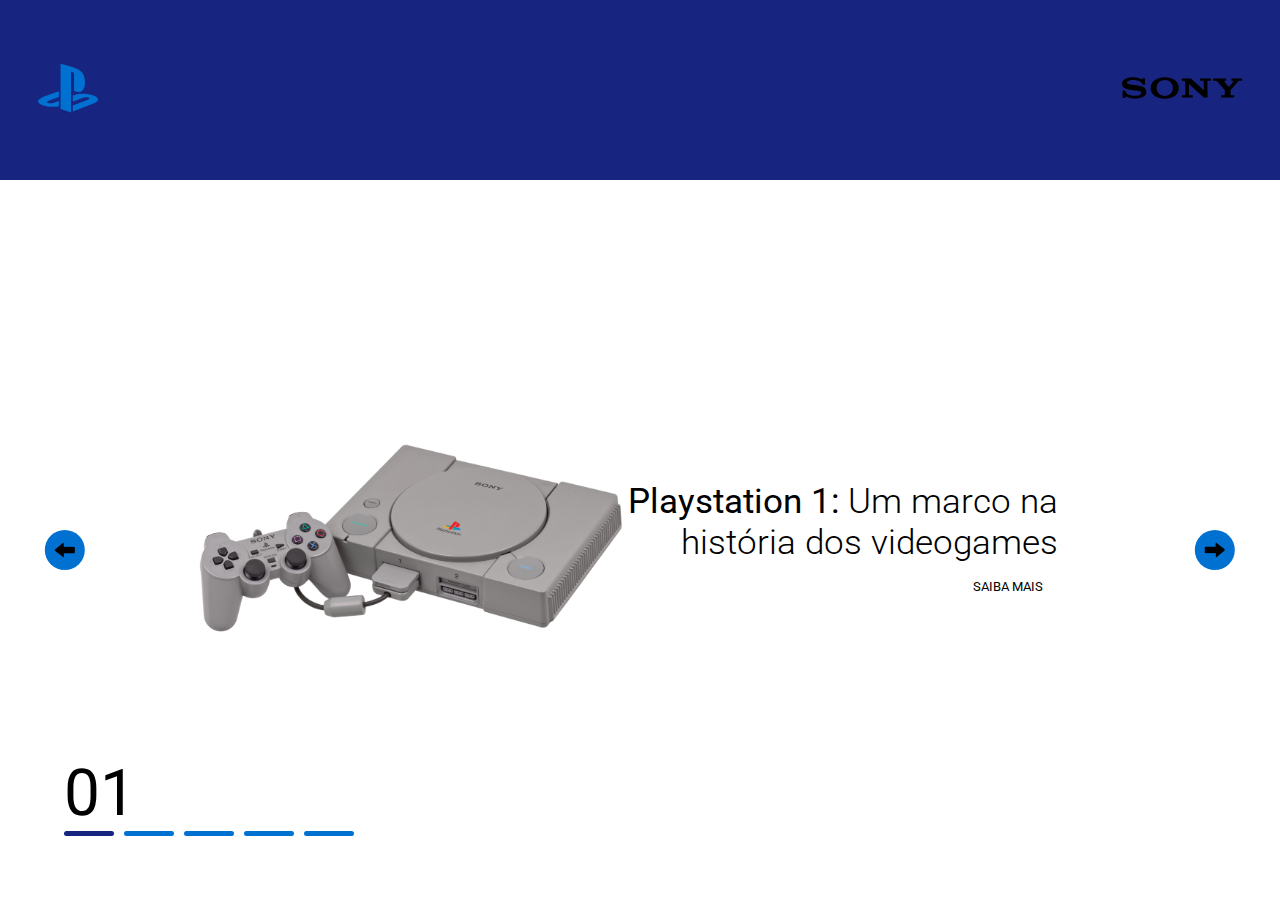
<file: index.html>
<!DOCTYPE html>
<html lang="pt-br">

<head>
    <meta charset="UTF-8">
    <meta name="viewport" content="width=device-width, initial-scale=1.0">
    <link rel="preconnect" href="https://fonts.googleapis.com">
    <link rel="preconnect" href="https://fonts.gstatic.com" crossorigin>
    <link
        href="https://fonts.googleapis.com/css2?family=Inter:wght@100..900&family=Kanit:ital,wght@0,100;0,200;0,300;0,400;0,500;0,600;0,700;0,800;0,900;1,100;1,200;1,300;1,400;1,500;1,600;1,700;1,800;1,900&family=Prosto+One&family=Roboto:ital,wght@0,100;0,300;0,400;0,500;0,700;0,900;1,100;1,300;1,400;1,500;1,700;1,900&display=swap"
        rel="stylesheet">
    <link rel="stylesheet" href="./style.css">
    <link rel="icon" href="./assets/playstation.svg">
    <title>Playstation</title>
</head>

<body>
    <header>
        <div>
            <a href=""><img src="./assets/playstation.svg" alt="logo-ps" class="logo-ps"></a>
        </div>
        <div>
            <img src="./assets/sony-logo-1.svg" alt="" class="logo-sony">
        </div>
    </header>
    <main>

        <section id="container">
            <div class="list">

                <div class="item active ">
                    <div class="div-img"><img src="./assets/PsOne.png" alt="" class="img-console ps1"></div>

                    <div class="div-text">
                        <h1><span>Playstation 1:</span> Um marco na história dos videogames</h1>
                        <a href="./psONE/index.html"><button>SAIBA MAIS</button></a>
                    </div>
                </div>

                <div class="item ">
                    <div class="div-img"><img src="./assets/ps2.png" alt="" class="img-console ps2"></div>
                    <div class="div-text">
                        <h1><span>Playstation 2:</span> O rei indiscutível dos videogames</h1>
                        <a href=".//ps2/index.html"><button>SAIBA MAIS</button></a>
                    </div>
                </div>

                <div class="item ">
                    <div class="div-img"><img src="./assets/ps3.png" alt="" class="img-console"></div>
                    <div class="div-text">
                        <h1><span>Playstation 3:</span> Uma nova era de jogos e entretenimento</h1>
                        <a href="./ps3/index.html"><button>SAIBA MAIS</button></a>
                    </div>
                </div>

                <div class="item ">
                    <div class="div-img"><img src="./assets/ps4.png" alt="" class="img-console"></div>
                    <div class="div-text">
                        <h1><span>Playstation 4:</span> O auge da geração</h1>

                        <a href="./ps4/index.html"><button>SAIBA MAIS</button></a>
                    </div>
                </div>

                <div class="item">
                    <div class="div-img"><img src="./assets/ps5.webp" alt="" class="img-console"></div>
                    <div class="div-text">
                        <h1><span>Playstation 5:</span> A nova geração de jogos</h1>

                        <a href="./ps5/index.html"><button>SAIBA MAIS</button></a>
                    </div>
                </div>

            </div>

            <div class="arrows">
                <button id="prev"><img src="./assets/seta.png" alt="seta-esquerda"></button>
                <button id="next"><img src="./assets/seta.png" alt="seta-direita"></button>
            </div>

            <div class="indicator">
                <div class="number">01</div>
                <ul>
                    <li class="active"></li>
                    <li></li>
                    <li></li>
                    <li></li>
                    <li></li>
                </ul>
            </div>

        </section>

    </main>
</body>
<script src="./scripts.js"></script>

</html>
</file>
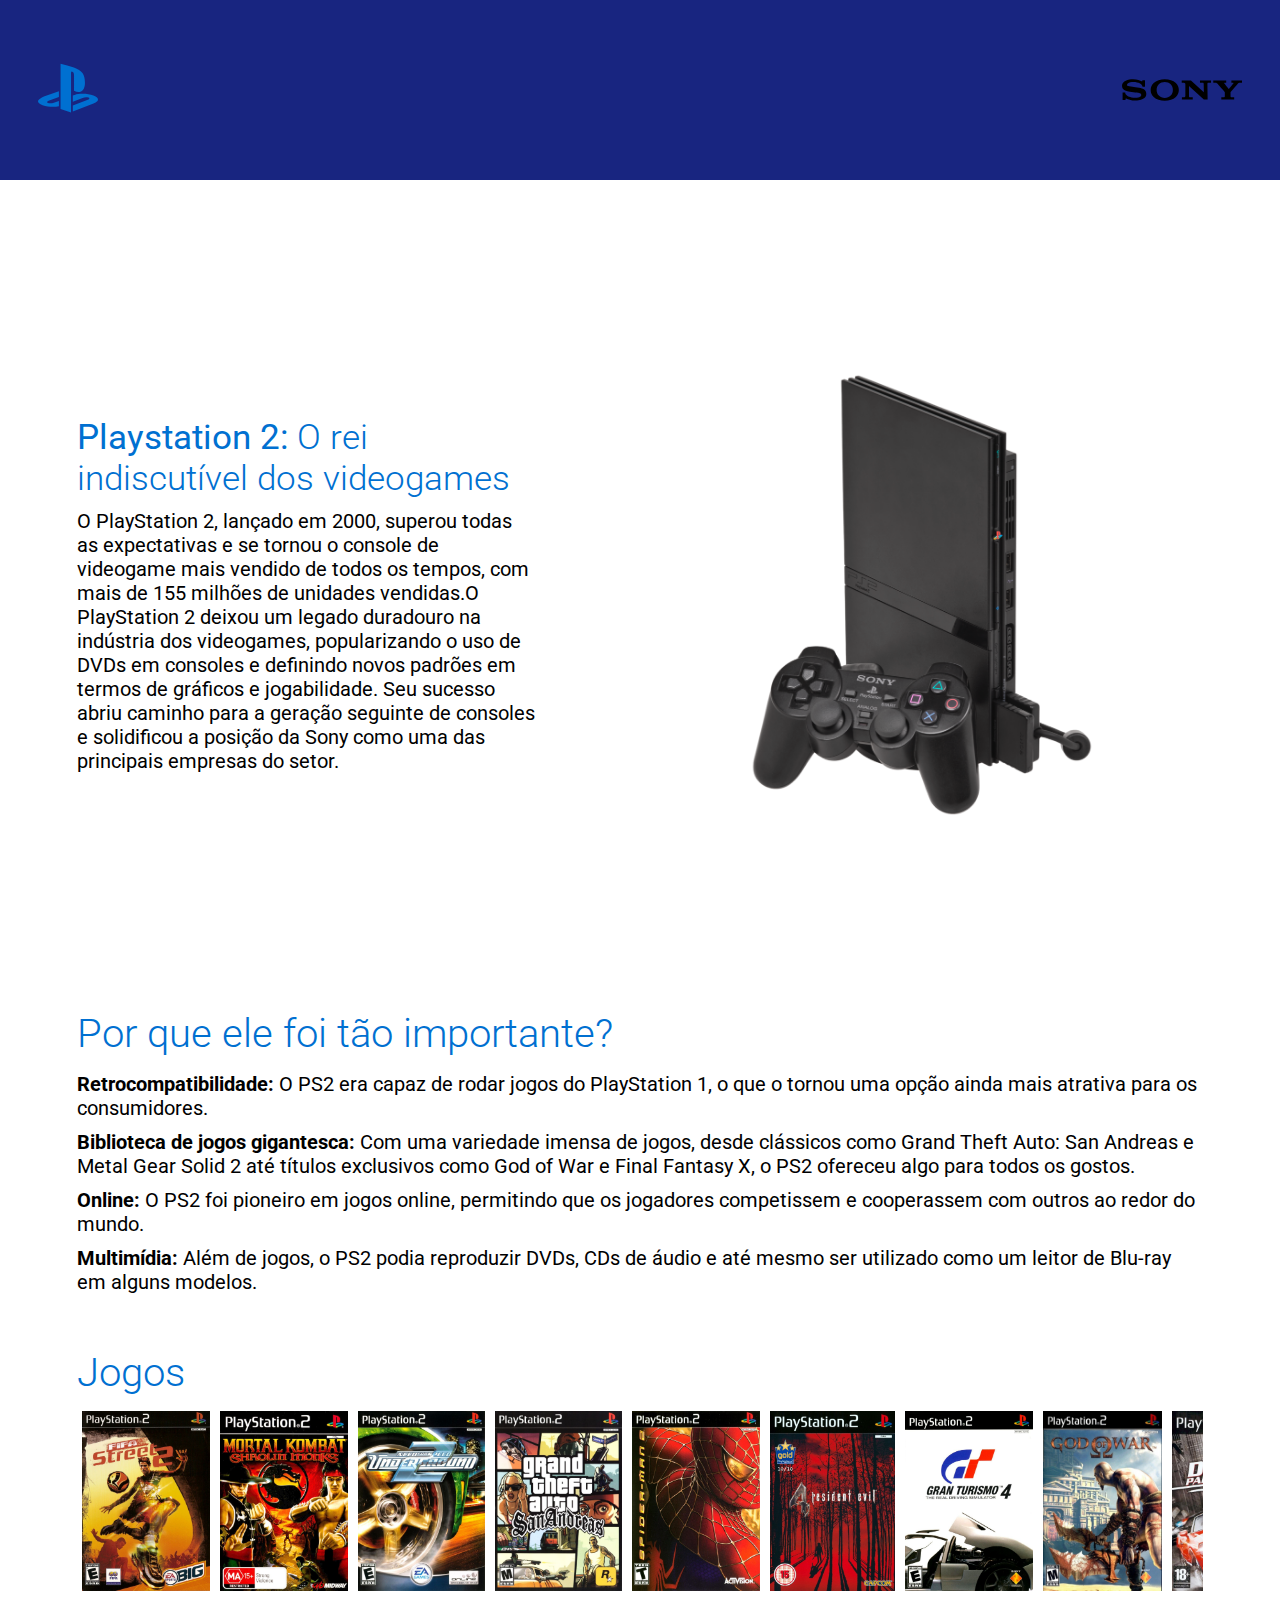
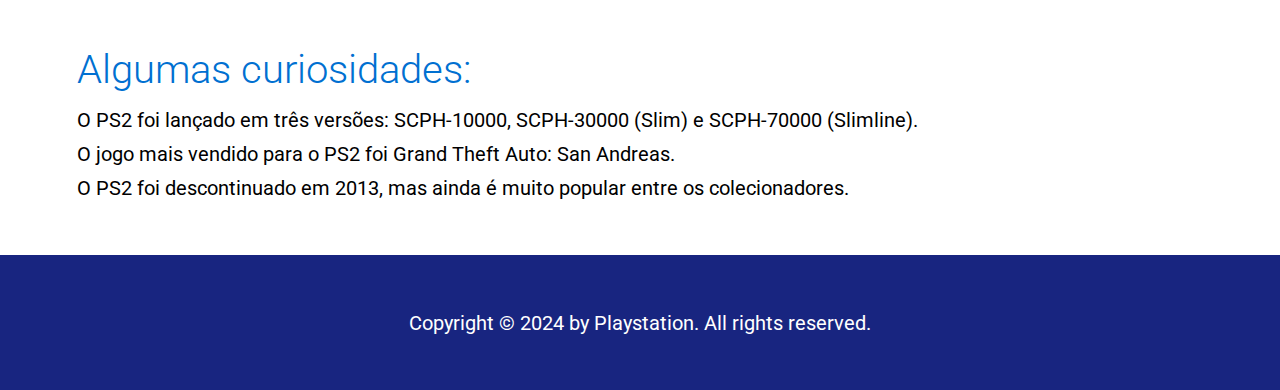
<file: ps2/index.html>
<!DOCTYPE html>
<html lang="pt-br">

<head>
    <meta charset="UTF-8">
    <meta name="viewport" content="width=device-width, initial-scale=1.0">
    <link rel="preconnect" href="https://fonts.googleapis.com">
    <link rel="preconnect" href="https://fonts.gstatic.com" crossorigin>
    <link
        href="https://fonts.googleapis.com/css2?family=Inter:wght@100..900&family=Kanit:ital,wght@0,100;0,200;0,300;0,400;0,500;0,600;0,700;0,800;0,900;1,100;1,200;1,300;1,400;1,500;1,600;1,700;1,800;1,900&family=Prosto+One&family=Roboto:ital,wght@0,100;0,300;0,400;0,500;0,700;0,900;1,100;1,300;1,400;1,500;1,700;1,900&display=swap"
        rel="stylesheet">
    <link rel="stylesheet" href="./style.css">
    <link rel="stylesheet" href="../assets/playstation.svg">
    <title>PS2</title>
</head>

<body>
    <main>

        <header>
            <div id="left">
                <a href="../index.html"> <img src="../assets/playstation.svg" alt="logo-ps" class="logo-ps"></a>
            </div>
            <div id="right">
                <img src="../assets/sony-logo-1.svg" alt="" class="logo-sony">
            </div>
        </header>

        <section id="container-top">
            <div class="div-text">
                <h1><b style="font-weight: 400;">Playstation 2:</b> O rei indiscutível dos videogames</h1>
                <p>O PlayStation 2, lançado em 2000, superou todas as expectativas e se tornou o console de videogame
                    mais vendido de todos os tempos, com mais de 155 milhões de unidades vendidas.O PlayStation 2 deixou
                    um legado duradouro na indústria dos videogames, popularizando o uso de DVDs em consoles e definindo
                    novos padrões em termos de gráficos e jogabilidade. Seu sucesso abriu caminho para a geração
                    seguinte de consoles e solidificou a posição da Sony como uma das principais empresas do setor.</p>
            </div>
            <div class="div-img"><img src="../assets/ps2.png" alt="" class="img-console"></div>
        </section>

        <section id="container-conteudo">

            <h1 class="title">Por que ele foi tão importante?</h1>
            <ul>
                <li><b>Retrocompatibilidade:</b> O PS2 era capaz de rodar jogos do PlayStation 1, o que o tornou
                    uma opção
                    ainda mais atrativa para os consumidores.</li>
                <li><b>Biblioteca de jogos gigantesca:</b> Com uma variedade imensa de jogos, desde clássicos como Grand
                    Theft
                    Auto: San Andreas e Metal Gear Solid 2 até títulos exclusivos como God of War e Final Fantasy X, o
                    PS2 ofereceu algo para todos os gostos.</li>
                <li><b>Online:</b> O PS2 foi pioneiro em jogos online, permitindo que os jogadores competissem e
                    cooperassem
                    com outros ao redor do mundo.</li>
                <li><b>Multimídia:</b> Além de jogos, o PS2 podia reproduzir DVDs, CDs de áudio e até mesmo ser
                    utilizado como um leitor de Blu-ray em alguns modelos.</li>
            </ul>
        </section>

        <section id="container-conteudo">

            <h1 class="title">Jogos</h1>
            <div id="scroll">
                <img src="../assets/ps2/fifastreet2.jpg" alt="" class="games">
                <img src="../assets/ps2/MKSM.jpg" alt="" class="games">
                <img src="../assets/ps2/nfsu2.jpg" alt="" class="games">
                <img src="../assets/ps2/GTASA.jpg" alt="" class="games">
                <img src="../assets/ps2/SpiderMan2.jpg" alt="" class="games">
                <img src="../assets/ps2/RE4.jpg" alt="" class="games">
                <img src="../assets/ps2/granturismo4.jpg" alt="" class="games">
                <img src="../assets/ps2/GOW.jpg" alt="" class="games">
                <img src="../assets/ps2/diverPL.jpg" alt="" class="games">
                <img src="../assets/ps2/black.jpg" alt="" class="games">
                <img src="../assets/ps2/bully.jpg" alt="" class="games">
                <img src="../assets/ps2/midnightclub.jpg" alt="" class="games">
                <img src="../assets/ps2/GH3.jpg" alt="" class="games">
                <img src="../assets/ps2/DBZbudokai.jpg" alt="" class="games">
                <img src="../assets/ps2/shadowofthecolossus.jpg" alt="" class="games">
                <img src="../assets/ps2/jak3.jpg" alt="" class="games">
            </div>
        </section>

        <section id="container-conteudo">
            <h1 class="title">Algumas curiosidades:</h1>
            <ul>
                <li>O PS2 foi lançado em três versões: SCPH-10000, SCPH-30000 (Slim) e SCPH-70000 (Slimline).</li>
                <li>O jogo mais vendido para o PS2 foi Grand Theft Auto: San Andreas.</li>
                <li> O PS2 foi descontinuado em 2013, mas ainda é muito popular entre os colecionadores.
                </li>
            </ul>



        </section>

        <footer>
            <p>Copyright © 2024 by Playstation. All rights reserved.</p>
        </footer>

    </main>
</body>

</html>
</file>
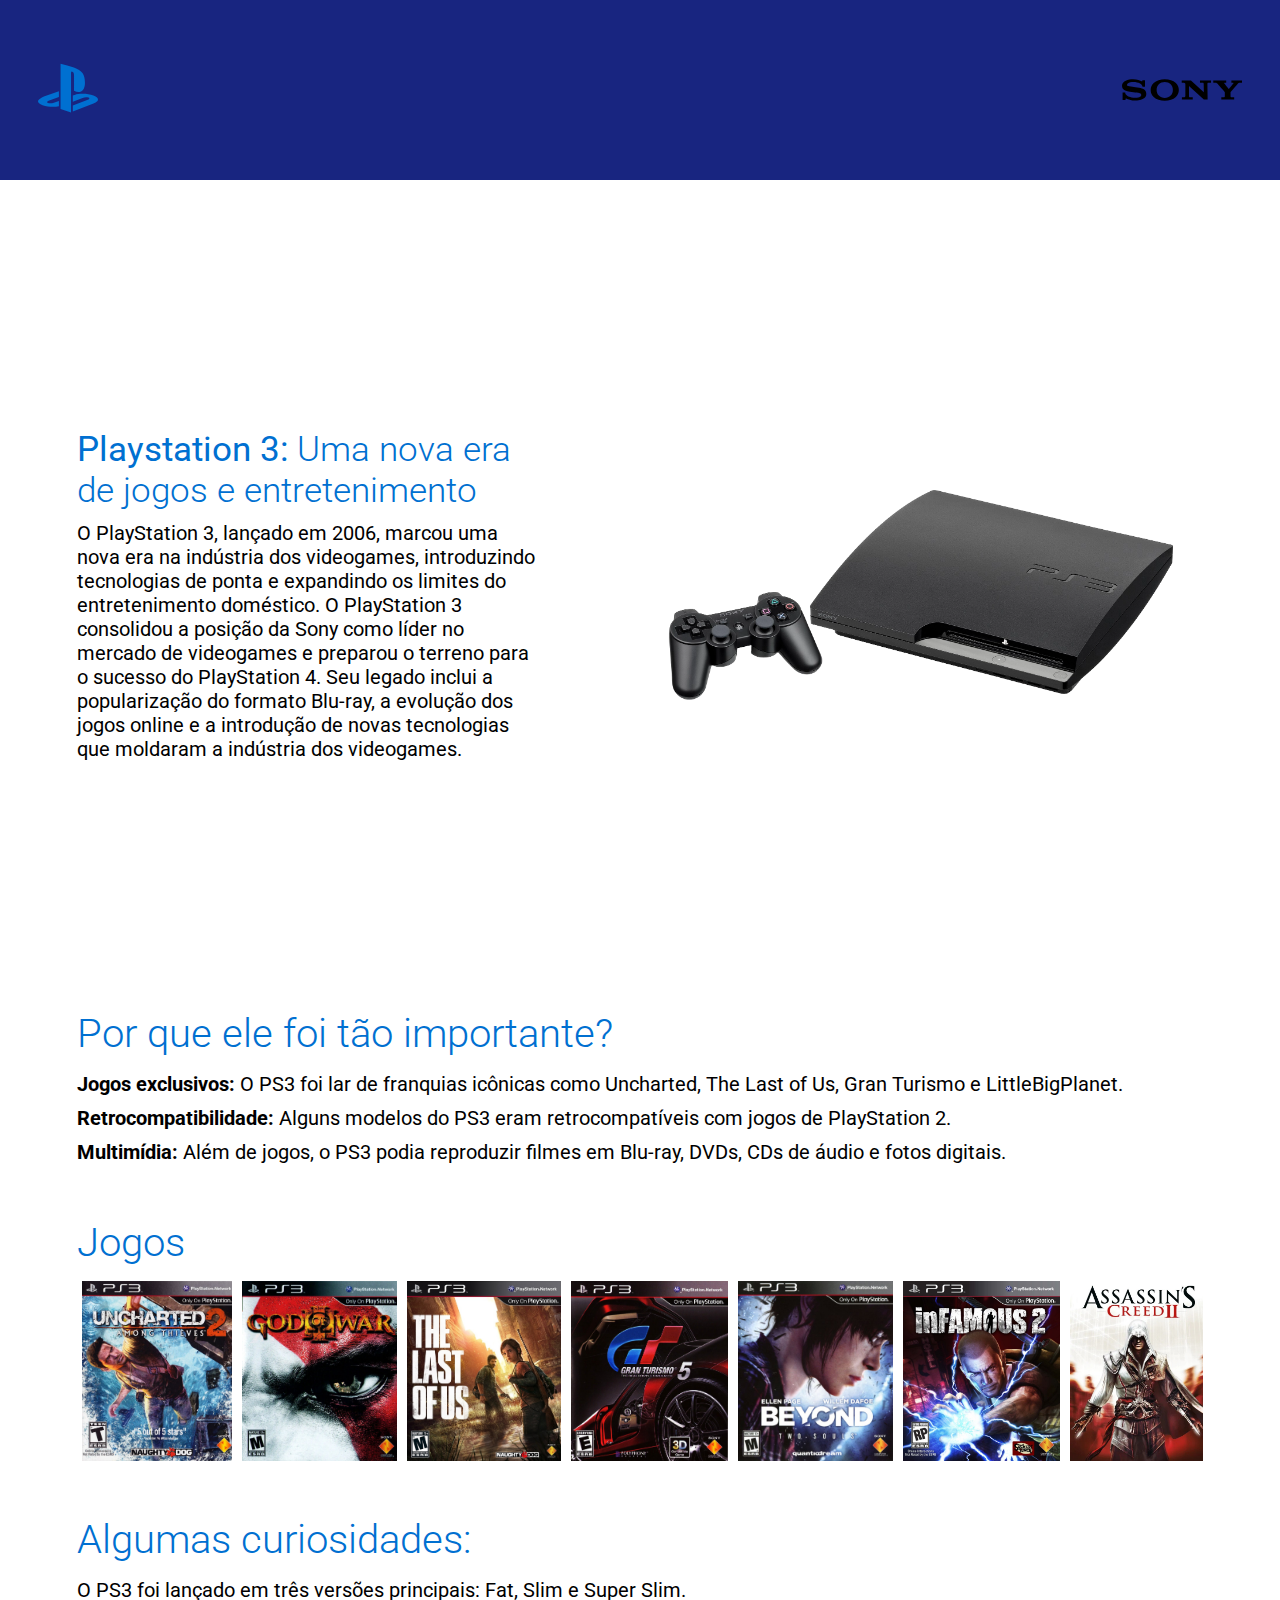
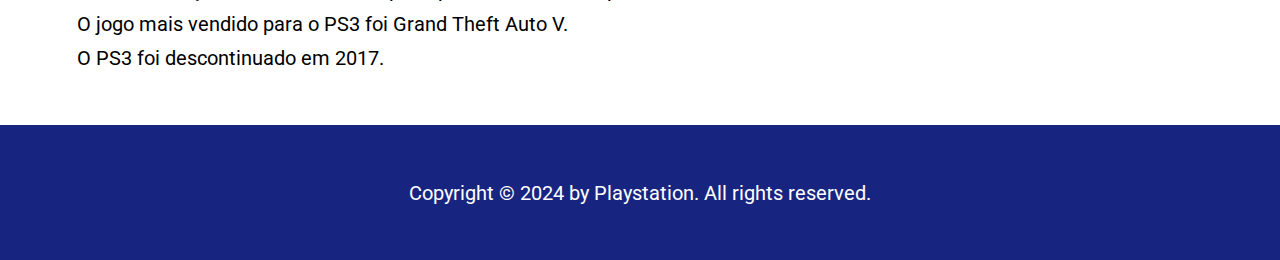
<file: ps3/index.html>
<!DOCTYPE html>
<html lang="pt-br">

<head>
    <meta charset="UTF-8">
    <meta name="viewport" content="width=device-width, initial-scale=1.0">
    <link rel="preconnect" href="https://fonts.googleapis.com">
    <link rel="preconnect" href="https://fonts.gstatic.com" crossorigin>
    <link
        href="https://fonts.googleapis.com/css2?family=Inter:wght@100..900&family=Kanit:ital,wght@0,100;0,200;0,300;0,400;0,500;0,600;0,700;0,800;0,900;1,100;1,200;1,300;1,400;1,500;1,600;1,700;1,800;1,900&family=Prosto+One&family=Roboto:ital,wght@0,100;0,300;0,400;0,500;0,700;0,900;1,100;1,300;1,400;1,500;1,700;1,900&display=swap"
        rel="stylesheet">
    <link rel="stylesheet" href="./style.css">
    <link rel="stylesheet" href="../assets/playstation.svg">
    <title>PS3</title>
</head>

<body>
    <main>

        <header>
            <div id="left">
                <a href="../index.html"> <img src="../assets/playstation.svg" alt="logo-ps" class="logo-ps"></a>
            </div>
            <div id="right">
                <img src="../assets/sony-logo-1.svg" alt="" class="logo-sony">
            </div>
        </header>

        <section id="container-top">
            <div class="div-text">
                <h1><b style="font-weight: 400;">Playstation 3:</b> Uma nova era de jogos e entretenimento</h1>
                <p>O PlayStation 3, lançado em 2006, marcou uma nova era na indústria dos videogames, introduzindo
                    tecnologias de ponta e expandindo os limites do entretenimento doméstico. O PlayStation 3 consolidou
                    a posição da Sony como líder no mercado de videogames e preparou o terreno para o sucesso do
                    PlayStation 4. Seu legado inclui a popularização do formato Blu-ray, a evolução dos jogos online e a
                    introdução de novas tecnologias que moldaram a indústria dos videogames.
                </p>
            </div>
            <div class="div-img"><img src="../assets/ps3.png" alt="" class="img-console"></div>
        </section>

        <section id="container-conteudo">

            <h1 class="title">Por que ele foi tão importante?</h1>
            <ul>
                <li><b>Jogos exclusivos:</b> O PS3 foi lar de franquias icônicas como Uncharted, The Last
                    of Us, Gran Turismo e LittleBigPlanet.</li>
                <li><b>Retrocompatibilidade:</b> Alguns modelos do PS3 eram retrocompatíveis com jogos de PlayStation 2.
                </li>
                <li><b>Multimídia:</b> Além de jogos, o PS3 podia reproduzir filmes em Blu-ray, DVDs,
                    CDs de áudio e fotos digitais.</li>
            </ul>

        </section>

        <section id="container-conteudo">

            <h1 class="title">Jogos</h1>
            <div id="scroll">
                <img src="../assets/ps3/uncharted2.jpg" alt="" class="games">
                <img src="../assets/ps3/GOW3.jpg" alt="" class="games">
                <img src="../assets/ps3/TLOS.jpg" alt="" class="games">
                <img src="../assets/ps3/GT5.jpg" alt="" class="games">
                <img src="../assets/ps3/beyondtwosouls.jpg" alt="" class="games">
                <img src="../assets/ps3/infamous2.jpg" alt="" class="games">
                <img src="../assets/ps3/AC2.jpg" alt="" class="games">
                <img src="../assets/ps3/bf3.jpg" alt="" class="games">
                <img src="../assets/ps3/codmw.jpg" alt="" class="games">
                <img src="../assets/ps3/Farcry3.jpg" alt="" class="games">
                <img src="../assets/ps3/RDR.jpg" alt="" class="games">
                <img src="../assets/ps3/batmanarkhamcity.jpg" alt="" class="games">
                <img src="../assets/ps3/MK9.jpg" alt="" class="games">
                <img src="../assets/ps3/fifa13.jpg" alt="" class="games">
        </section>

        <section id="container-conteudo">
            <h1 class="title">Algumas curiosidades:</h1>
            <ul>
                <li>O PS3 foi lançado em três versões principais: Fat, Slim e Super Slim.</li>
                <li>O jogo mais vendido para o PS3 foi Grand Theft Auto V.</li>
                <li> O PS3 foi descontinuado em 2017.</li>
            </ul>



        </section>

        <footer>
            <p>Copyright © 2024 by Playstation. All rights reserved.</p>
        </footer>

    </main>
</body>

</html>
</file>
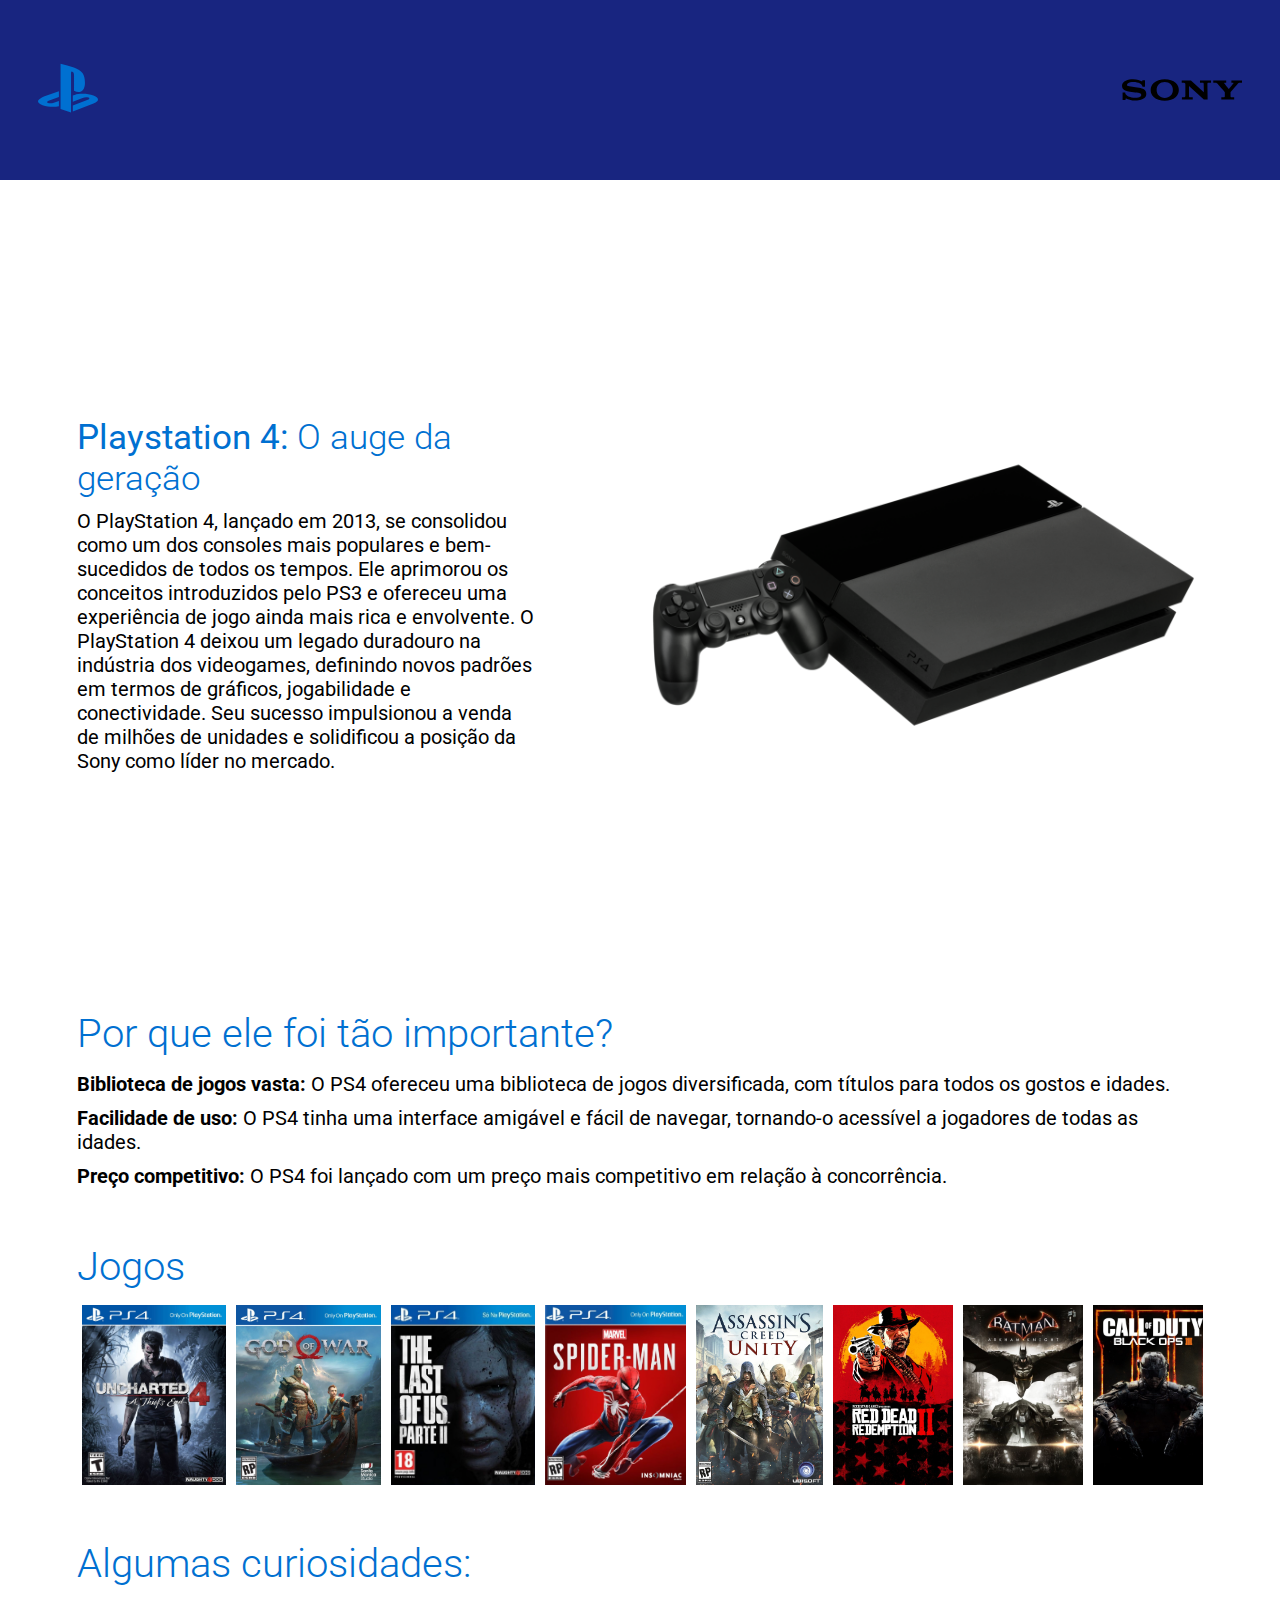
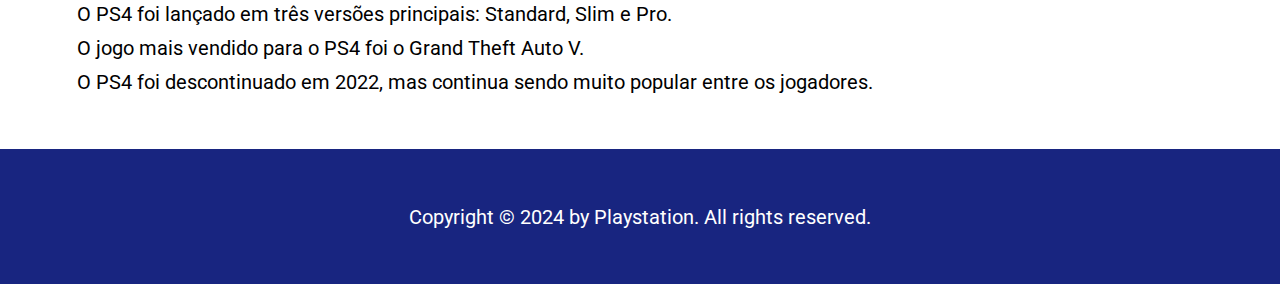
<file: ps4/index.html>
<!DOCTYPE html>
<html lang="pt-br">

<head>
    <meta charset="UTF-8">
    <meta name="viewport" content="width=device-width, initial-scale=1.0">
    <link rel="preconnect" href="https://fonts.googleapis.com">
    <link rel="preconnect" href="https://fonts.gstatic.com" crossorigin>
    <link
        href="https://fonts.googleapis.com/css2?family=Inter:wght@100..900&family=Kanit:ital,wght@0,100;0,200;0,300;0,400;0,500;0,600;0,700;0,800;0,900;1,100;1,200;1,300;1,400;1,500;1,600;1,700;1,800;1,900&family=Prosto+One&family=Roboto:ital,wght@0,100;0,300;0,400;0,500;0,700;0,900;1,100;1,300;1,400;1,500;1,700;1,900&display=swap"
        rel="stylesheet">
    <link rel="stylesheet" href="./style.css">
    <link rel="stylesheet" href="../assets/playstation.svg">
    <title>PS4</title>
</head>

<body>
    <main>

        <header>
            <div id="left">
                <a href="../index.html"> <img src="../assets/playstation.svg" alt="logo-ps" class="logo-ps"></a>
            </div>
            <div id="right">
                <img src="../assets/sony-logo-1.svg" alt="" class="logo-sony">
            </div>
        </header>

        <section id="container-top">
            <div class="div-text">
                <h1><b style="font-weight: 400;">Playstation 4:</b> O auge da geração</h1>
                <p>O PlayStation 4, lançado em 2013, se consolidou como um dos consoles mais populares e bem-sucedidos
                    de todos os tempos. Ele aprimorou os conceitos introduzidos pelo PS3 e ofereceu uma experiência de
                    jogo ainda mais rica e envolvente.
                    O PlayStation 4 deixou um legado duradouro na indústria dos
                    videogames, definindo novos padrões em termos de gráficos, jogabilidade e conectividade. Seu sucesso
                    impulsionou a venda de milhões de unidades e solidificou a posição da Sony como líder no mercado.

                </p>
            </div>
            <div class="div-img"><img src="../assets/ps4.png" alt="" class="img-console"></div>
        </section>

        <section id="container-conteudo">

            <h1 class="title">Por que ele foi tão importante?</h1>
            <ul>
                <li><b>Biblioteca de jogos vasta:</b> O PS4 ofereceu uma biblioteca de jogos diversificada,
                    com títulos para todos os gostos e idades.</li>
                <li><b>Facilidade de uso:</b> O PS4 tinha uma interface amigável e fácil de navegar, tornando-o
                    acessível a jogadores de todas as idades.</li>
                <li><b>Preço competitivo:</b> O PS4 foi lançado com um preço mais competitivo em relação à concorrência.
                </li>

            </ul>

        </section>

        <section id="container-conteudo">

            <h1 class="title">Jogos</h1>
            <div id="scroll">
                <img src="../assets/ps4/uncharted4.jpg" alt="" class="games">
                <img src="../assets/ps4/GOW4.jpg" alt="" class="games">
                <img src="../assets/ps4/TLOU2.jpg" alt="" class="games">
                <img src="../assets/ps4/spiderman.jpg" alt="" class="games">
                <img src="../assets/ps4/ACunity.jpg" alt="" class="games">
                <img src="../assets/ps4/RDR2.jpg" alt="" class="games">
                <img src="../assets/ps4/batmanarkhamnight.jpg" alt="" class="games">
                <img src="../assets/ps4/codbo3.jpg" alt="" class="games">
                <img src="../assets/ps4/bf4.jpg" alt="" class="games">
                <img src="../assets/ps4/NFS2015.jpg" alt="" class="games">
                <img src="../assets/ps4/MKX.jpg" alt="" class="games">
                <img src="../assets/ps4/WD2.jpg" alt="" class="games">
                <img src="../assets/ps4/REvil2.jpg" alt="" class="games">
                <img src="../assets/ps4/tombraider.jpg" alt="" class="games">



            </div>
        </section>

        <section id="container-conteudo">
            <h1 class="title">Algumas curiosidades:</h1>
            <ul>
                <li>O PS4 foi lançado em três versões principais: Standard, Slim e Pro.</li>
                <li>O jogo mais vendido para o PS4 foi o Grand Theft Auto V.</li>
                <li> O PS4 foi descontinuado em 2022, mas continua sendo muito popular entre os jogadores.</li>
            </ul>



        </section>

        <footer>
            <p>Copyright © 2024 by Playstation. All rights reserved.</p>
        </footer>

    </main>
</body>

</html>
</file>
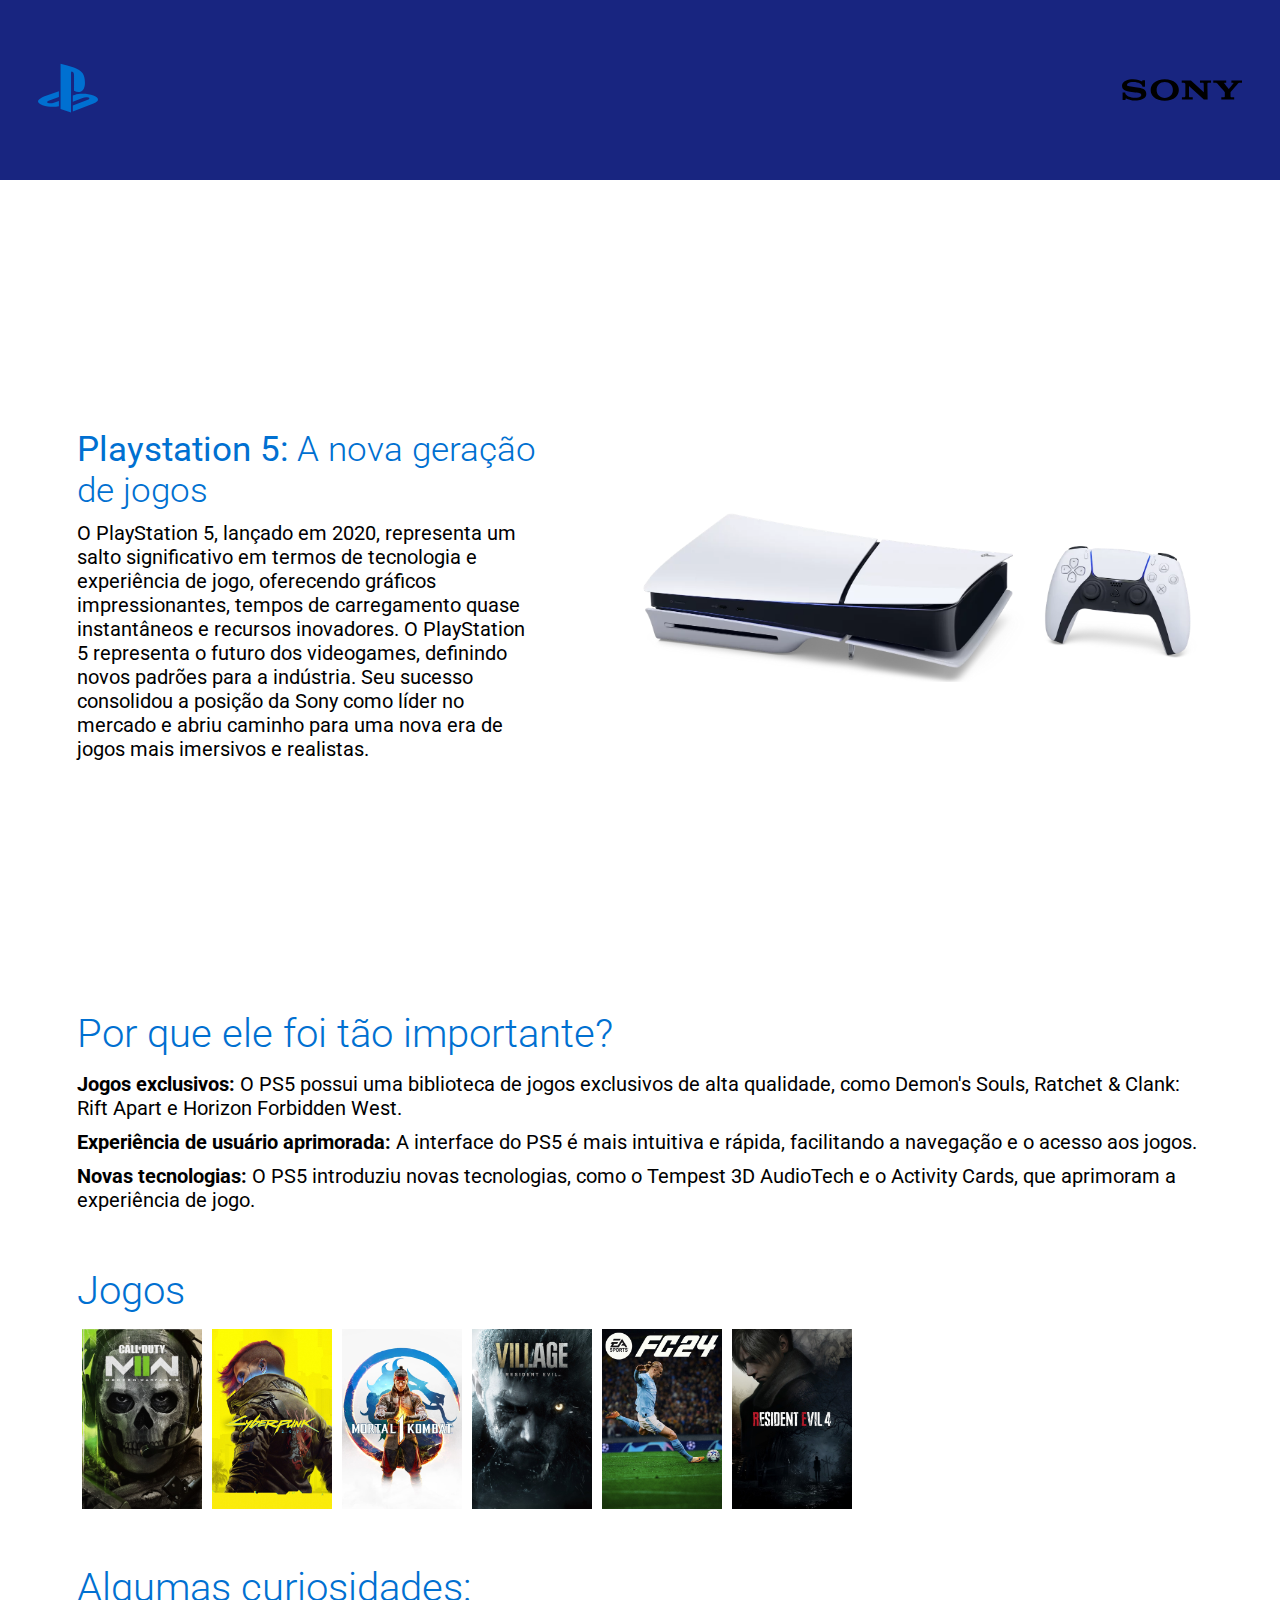
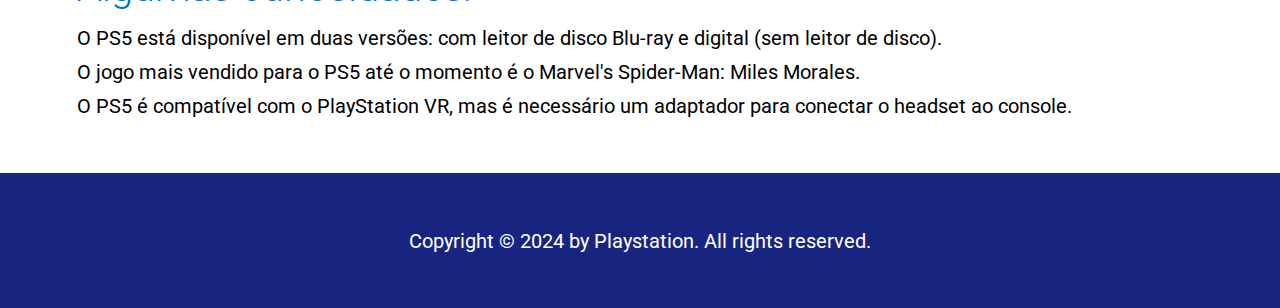
<file: ps5/index.html>
<!DOCTYPE html>
<html lang="pt-br">

<head>
    <meta charset="UTF-8">
    <meta name="viewport" content="width=device-width, initial-scale=1.0">
    <link rel="preconnect" href="https://fonts.googleapis.com">
    <link rel="preconnect" href="https://fonts.gstatic.com" crossorigin>
    <link
        href="https://fonts.googleapis.com/css2?family=Inter:wght@100..900&family=Kanit:ital,wght@0,100;0,200;0,300;0,400;0,500;0,600;0,700;0,800;0,900;1,100;1,200;1,300;1,400;1,500;1,600;1,700;1,800;1,900&family=Prosto+One&family=Roboto:ital,wght@0,100;0,300;0,400;0,500;0,700;0,900;1,100;1,300;1,400;1,500;1,700;1,900&display=swap"
        rel="stylesheet">
    <link rel="stylesheet" href="./style.css">
    <link rel="stylesheet" href="../assets/playstation.svg">
    <title>PS5</title>
</head>

<body>
    <main>

        <header>
            <div id="left">
                <a href="../index.html"> <img src="../assets/playstation.svg" alt="logo-ps" class="logo-ps"></a>
            </div>
            <div id="right">
                <img src="../assets/sony-logo-1.svg" alt="" class="logo-sony">
            </div>
        </header>

        <section id="container-top">
            <div class="div-text">
                <h1><b style="font-weight: 400;">Playstation 5:</b> A nova geração de jogos</h1>
                <p>O PlayStation 5, lançado em 2020, representa um salto significativo em termos de tecnologia e
                    experiência de jogo, oferecendo gráficos impressionantes, tempos de carregamento quase instantâneos
                    e recursos inovadores. O PlayStation 5 representa o futuro dos videogames, definindo novos padrões
                    para a indústria. Seu sucesso consolidou a posição da Sony como líder no mercado e abriu caminho
                    para uma nova era de jogos mais imersivos e realistas.
                </p>
            </div>
            <div class="div-img"><img src="../assets/ps5.webp" alt="" class="img-console"></div>
        </section>

        <section id="container-conteudo">

            <h1 class="title">Por que ele foi tão importante?</h1>
            <ul>
                <li><b>Jogos exclusivos:</b> O PS5 possui uma biblioteca de jogos exclusivos
                    de alta qualidade, como Demon's Souls, Ratchet & Clank: Rift Apart e Horizon Forbidden West.</li>
                <li><b>Experiência de usuário aprimorada:</b> A interface do PS5 é mais intuitiva e
                    rápida, facilitando a navegação e o acesso aos jogos.</li>
                <li><b>Novas tecnologias:</b> O PS5 introduziu novas tecnologias, como o Tempest 3D
                    AudioTech e o Activity Cards, que aprimoram a experiência de jogo.
                </li>

            </ul>

        </section>

        <section id="container-conteudo">

            <h1 class="title">Jogos</h1>
            <div id="scroll">
                <img src="../assets/ps5/codmw2.jpg" alt="" class="games">
                <img src="../assets/ps5/cyberpunk.jpg" alt="" class="games">
                <img src="../assets/ps5/MK1.jpg" alt="" class="games">
                <img src="../assets/ps5/REvillage.jpg" alt="" class="games">
                <img src="../assets/ps5/fc24.jpg" alt="" class="games">
                <img src="../assets/ps5/REvil4.jpg" alt="" class="games">
            </div>
        </section>

        <section id="container-conteudo">
            <h1 class="title">Algumas curiosidades:</h1>
            <ul>
                <li>O PS5 está disponível em duas versões: com leitor de disco Blu-ray e digital (sem leitor de disco).
                </li>
                <li>O jogo mais vendido para o PS5 até o momento é o Marvel's Spider-Man: Miles Morales.</li>
                <li>O PS5 é compatível com o PlayStation VR, mas é necessário um adaptador para conectar o headset ao
                    console.</li>
            </ul>



        </section>

        <footer>
            <p>Copyright © 2024 by Playstation. All rights reserved.</p>
        </footer>

    </main>
</body>

</html>
</file>
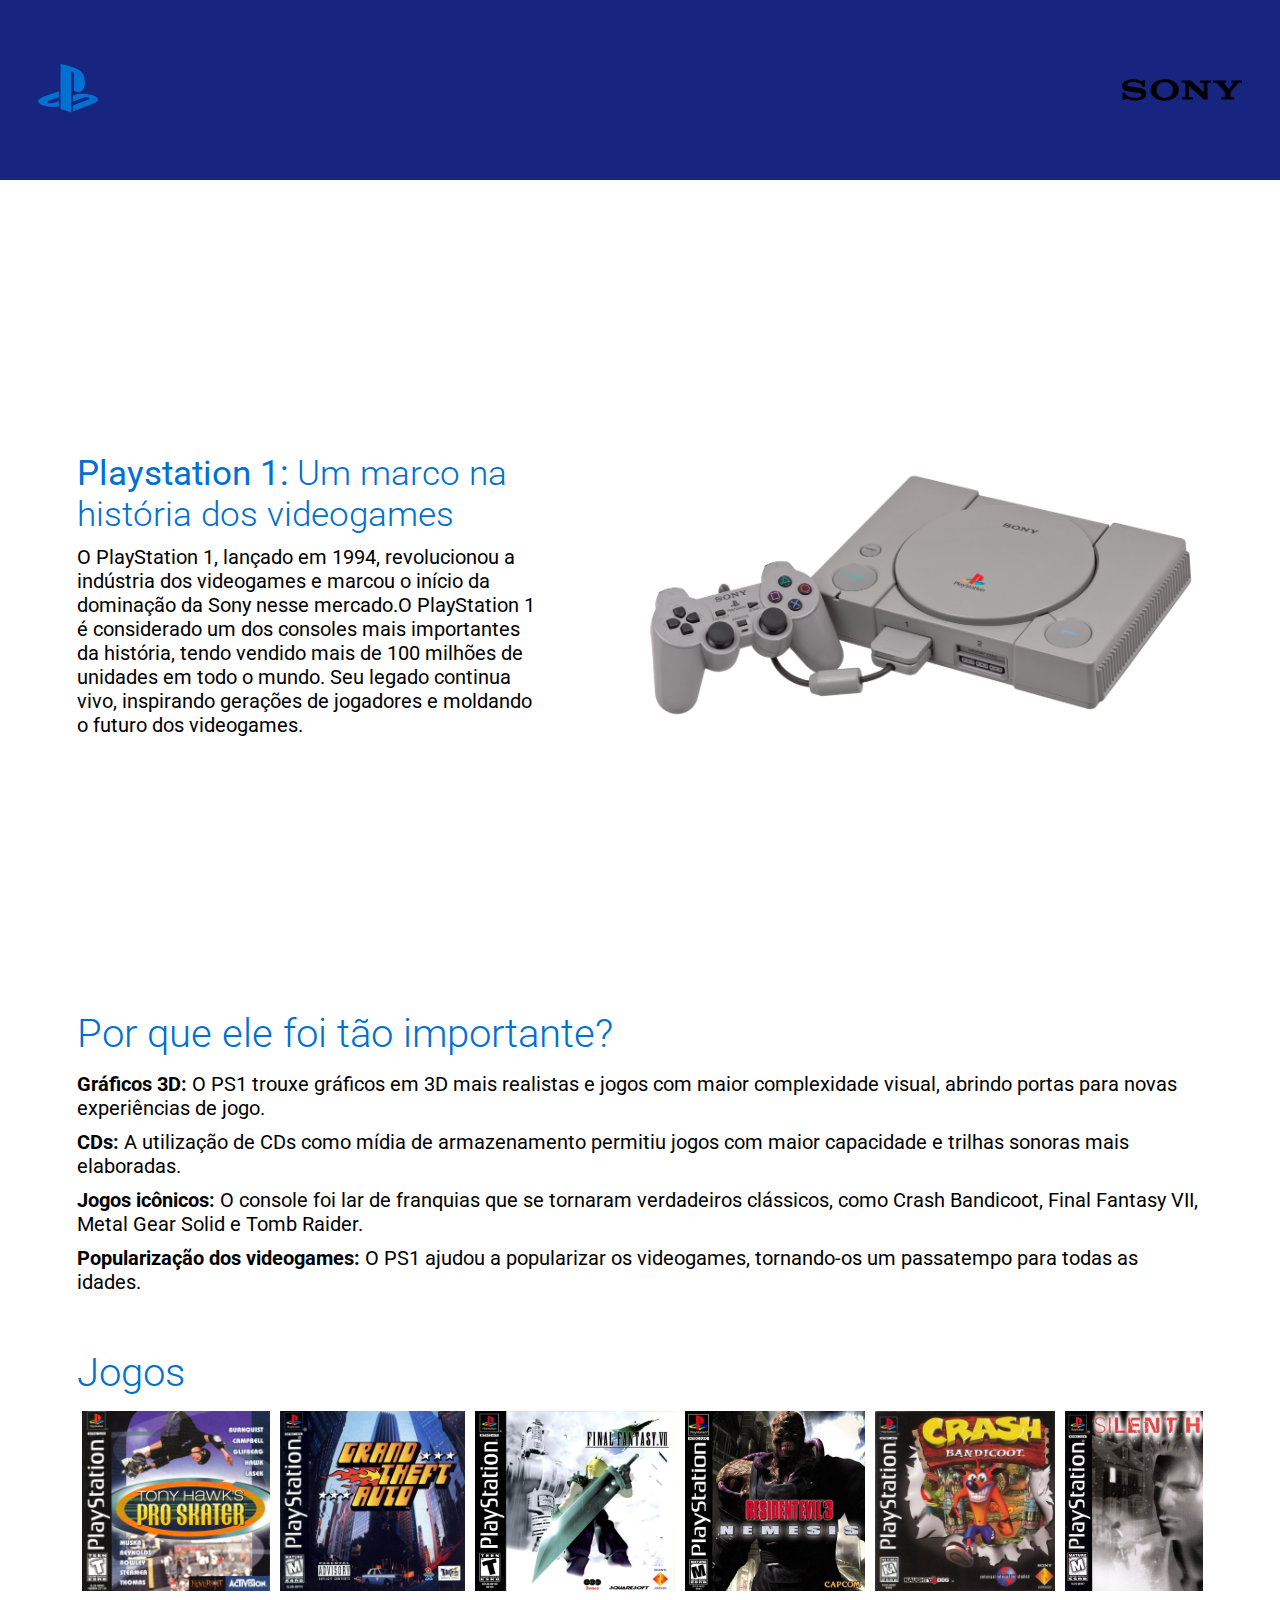
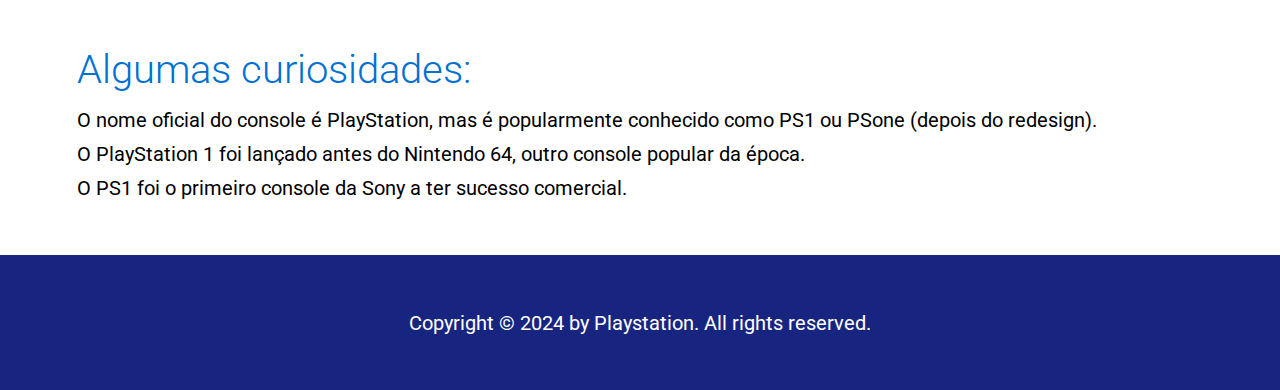
<file: psONE/index.html>
<!DOCTYPE html>
<html lang="pt-br">

<head>
    <meta charset="UTF-8">
    <meta name="viewport" content="width=device-width, initial-scale=1.0">
    <link rel="preconnect" href="https://fonts.googleapis.com">
    <link rel="preconnect" href="https://fonts.gstatic.com" crossorigin>
    <link
        href="https://fonts.googleapis.com/css2?family=Inter:wght@100..900&family=Kanit:ital,wght@0,100;0,200;0,300;0,400;0,500;0,600;0,700;0,800;0,900;1,100;1,200;1,300;1,400;1,500;1,600;1,700;1,800;1,900&family=Prosto+One&family=Roboto:ital,wght@0,100;0,300;0,400;0,500;0,700;0,900;1,100;1,300;1,400;1,500;1,700;1,900&display=swap"
        rel="stylesheet">
    <link rel="stylesheet" href="./style.css">
    <title>PS1</title>
</head>

<body>
    <main>

        <header>
            <div id="left">
                <a href="../index.html"> <img src="../assets/playstation.svg" alt="logo-ps" class="logo-ps"></a>
            </div>
            <div id="right">
                <img src="../assets/sony-logo-1.svg" alt="" class="logo-sony">
            </div>
        </header>

        <section id="container-top">
            <div class="div-text">
                <h1><b style="font-weight: 400;">Playstation 1:</b> Um marco na história dos videogames</h1>
                <p>O PlayStation 1, lançado em 1994, revolucionou a indústria dos videogames e marcou o início da
                    dominação da Sony nesse mercado.O PlayStation 1 é considerado um dos consoles mais importantes da
                    história, tendo vendido mais de 100 milhões de unidades em todo o mundo. Seu legado continua vivo,
                    inspirando gerações de jogadores e moldando o futuro dos videogames.</p>
            </div>
            <div class="div-img"><img src="../assets/PsOne.png" alt="" class="img-console"></div>
        </section>

        <section id="container-conteudo">

            <h1 class="title">Por que ele foi tão importante?</h1>
            <ul>
                <li><b>Gráficos 3D:</b> O PS1 trouxe gráficos em 3D mais realistas e jogos com maior complexidade
                    visual,
                    abrindo portas para novas experiências de jogo.</li>
                <li><b>CDs:</b> A utilização de CDs como mídia de armazenamento permitiu jogos com maior capacidade e
                    trilhas
                    sonoras mais elaboradas.</li>
                <li><b>Jogos icônicos:</b> O console foi lar de franquias que se tornaram verdadeiros clássicos, como
                    Crash
                    Bandicoot, Final Fantasy VII, Metal Gear Solid e Tomb Raider.</li>
                <li><b>Popularização dos videogames:</b> O PS1 ajudou a popularizar os videogames, tornando-os um
                    passatempo para todas as idades.</li>
            </ul>

        </section>

        <section id="container-conteudo">

            <h1 class="title">Jogos</h1>
            <div id="scroll">
                <img src="../assets/ps1/THPS.jpg" alt="" class="games">
                <img src="../assets/ps1/gta.jpg" alt="" class="games">
                <img src="../assets/ps1/FinalFantasyVII.jpg" alt="" class="games">
                <img src="../assets/ps1/RE3.jpg" alt="" class="games">
                <img src="../assets/ps1/crashbandicoot.jpg" alt="" class="games">
                <img src="../assets/ps1/silethill.jpg" alt="" class="games">
                <img src="../assets/ps1/MKtrilogy.jpg" alt="" class="games">
                <img src="../assets/ps1/RE2.jpg" alt="" class="games">
                <img src="../assets/ps1/spidermanps1.jpg" alt="" class="games">
                <img src="../assets/ps1/THPS2.jpg" alt="" class="games">
                <img src="../assets/ps1/castlevania.jpg" alt="" class="games">
                <img src="../assets/ps1/granturismo2.jpg" alt="" class="games">
                <img src="../assets/ps1/driver.jpg" alt="" class="games">
            </div>
        </section>

        <section id="container-conteudo">
            <h1 class="title">Algumas curiosidades:</h1>
            <ul>
                <li>O nome oficial do console é PlayStation, mas é popularmente conhecido como PS1 ou PSone (depois do
                    redesign).</li>
                <li>O PlayStation 1 foi lançado antes do Nintendo 64, outro console popular da época.</li>
                <li> O PS1 foi o primeiro console da Sony a ter sucesso comercial.</li>
            </ul>



        </section>

        <footer>
            <p>Copyright © 2024 by Playstation. All rights reserved.</p>
        </footer>

    </main>
</body>

</html>
</file>
<file: style.css>
* {
    margin: 0;
    padding: 0;
    box-sizing: border-box;
    font-family: "Roboto", sans-serif;
}

body {
    height: 100vh;
    overflow: hidden;
}

h1 {
    font-size: 35px;
    font-weight: 300;
    text-align: right;

    span {
        font-weight: 400;
    }
}

header {
    height: 20vh;
    display: flex;
    justify-content: space-between;
    align-items: center;
    background-color: #182580;
    padding: 5px 3%;
}

.logo-ps {
    width: 60px;
}

.logo-sony {
    width: 120px;
}

section {
    height: 80vh;
    display: flex;
    position: relative;
    overflow: hidden;

    .list {
        width: 70vw;
        height: 100%;
        margin: auto;
        position: relative;

        .item {
            position: absolute;
            inset: 0;

            .div-img {
                position: absolute;
                top: 50%;

                transform: translateY(-50%);
                width: 70%;
            }
        }
    }
}

.div-text {
    position: absolute;
    right: 30px;
    width: 50%;
    height: 100%;
    display: flex;
    flex-direction: column;
    justify-content: center;
    align-items: end;
    gap: 10px;
}

.img-console {
    width: 70%;
}

.ps2 {
    width: 45%;
}

button {
    border: none;
    border-radius: 19px;
    background-color: #fff;
    width: 100px;
    padding: 6px;
    cursor: pointer;
}

button:hover {
    background-color: #0070D1;
    border: none;
    transition: .5s;
}

.indicator {
    position: absolute;
    top: 80%;
    left: 5%;

    .number {
        font-size: 4em;
    }

    ul {
        display: flex;
        gap: 10px;
    }

    li {
        list-style: none;
        width: 50px;
        height: 5px;
        background-color: #0070D1;
        border-radius: 10px;
        transition: .5s;
    }

    .active {
        background-color: #182580;
    }
}

.arrows {
    width: 93vw;
    position: absolute;
    display: flex;
    top: 50%;
    left: 50%;
    justify-content: space-between;
    transform: translate(-50%, -25%);

    button:nth-child(1) {
        transform: scale(-1);
    }

    button {
        width: 40px;
        height: 40px;
        border-radius: 50%;
        padding: 10px;
        background: #0070D1;

        img {
            width: 100%;
        }
    }
}

section {
    .list {
        --calculation: 1;

        .item {
            transform: translatex(calc(100vw * var(--calculation)));
            transition: .5s;
            opacity: 0;

            .div-text {

                h1,
                a {
                    transform: translateX(calc(200px * var(--calculation)));
                    transition: .7s;
                    transition-delay: .3s;
                }

                h1 {
                    transition-delay: .5s;
                }

                a {
                    transition-delay: .7s;
                }
            }
        }

        .active {
            transform: translateX(0);
            transition: .5s;
            opacity: 1;

            .div-text {

                h1,
                a {
                    transform: translateX(0);
                    transition: .7s;
                    transition-delay: .3s;
                }

                h1 {
                    transition-delay: .4s;
                }

                a {
                    transition-delay: .5s;
                }
            }
        }
    }
}


@media screen and (max-width: 600px) {

    section {
        .list {
            .item {
                .div-img {
                    position: absolute;
                    top: 35%;
                    left: 12%;
                    transform: translateY(-50%);
                    width: 80%;
                }
            }
        }
    }

    .img-console {
        width: 100%;
    }

    .ps2 {
        width: 65%;
    }

    .div-text {
        position: absolute;
        top: 10%;
        width: 100%;
        height: 100%;
        display: flex;
        flex-direction: column;
        justify-content: center;
        align-items: start;
        gap: 10px;
    }


    h1 {
        font-size: 30px;
        font-weight: 300;
        text-align: start;
    }

    button {
        background-color: #0070D1;
    }

    .arrows {
        top: 35%;
    }

    .indicator {
        top: 75%;

        .number {
            font-size: 3em;
        }
    }
}
</file>
<file: ps2/style.css>
* {
    margin: 0;
    padding: 0;
    box-sizing: border-box;
    font-family: "Roboto", sans-serif;
}

body {
    height: 100vh;
    display: flex;
    flex-direction: column;
    gap: 10px;

}

main {
    display: flex;
    flex-direction: column;
    gap: 55px;
}

h1 {
    font-size: 35px;
    font-weight: 300;
    color: #0070D1;
}

p {
    font-size: 20px;
}

ul {
    display: flex;
    flex-direction: column;
    gap: 10px;
}

li {
    font-size: 20px;
    list-style: none;
}

header {
    height: 20vh;
    display: flex;
    justify-content: space-between;
    align-items: center;
    background-color: #182580;
    padding: 5px 3%;
}

.logo-ps {
    width: 60px;
}

.logo-sony {
    width: 120px;
}

#right {
    display: flex;
    gap: 50px;
    font-size: 25px;
}

#container-top {
    display: flex;
    justify-content: space-between;
    align-items: center;
    height: 80vh;
    padding: 0 6%;
    gap: 20px;
}

.img-console {
    width: 65%
}

.div-img {
    width: 50%;
    height: 50%;
    display: flex;
    justify-content: center;
    align-items: center;
}

.div-text {
    width: 36vw;
    height: 100%;
    display: flex;
    justify-content: center;
    align-items: flex-start;
    flex-direction: column;
    gap: 10px;
}

.title {
    font-size: 40px;
}

#container-conteudo {
    display: flex;
    flex-direction: column;
    width: inherit;
    padding: 0 6%;
    gap: 15px;
}

#scroll {
    height: 20vh;
    padding: 0 5px;
    overflow-x: auto;
    scroll-snap-type: x mandatory;
    display: flex;
    gap: 10px;
}

.games {
    height: 100%;
}

footer {
    height: 15vh;
    display: flex;
    justify-content: center;
    align-items: center;
    background-color: #182580;
    padding: 5px 3%;
    color: #fff;
}

@media screen and (max-width: 600px) {
    #container-top {
        height: auto;
        flex-direction: column;
    }

    .div-text {
        width: 100%;
        gap: 25px;

        p {
            font-size: 23px;
        }
    }

    .div-img {
        width: 100%;
    }
}
</file>
<file: ps3/style.css>
* {
    margin: 0;
    padding: 0;
    box-sizing: border-box;
    font-family: "Roboto", sans-serif;
}

body {
    height: 100vh;
    display: flex;
    flex-direction: column;
    gap: 10px;

}

main {
    display: flex;
    flex-direction: column;
    gap: 55px;
}

h1 {
    font-size: 35px;
    font-weight: 300;
    color: #0070D1;
}

p {
    font-size: 20px;
}

li {
    font-size: 20px;
    list-style-type: none;
}

ul {
    display: flex;
    flex-direction: column;
    gap: 10px;
}

header {
    height: 20vh;
    display: flex;
    justify-content: space-between;
    align-items: center;
    background-color: #182580;
    padding: 5px 3%;
}

.logo-ps {
    width: 60px;
}

.logo-sony {
    width: 120px;
}

#right {
    display: flex;
    gap: 50px;
    font-size: 25px;
}

#container-top {
    display: flex;
    justify-content: space-between;
    align-items: center;
    height: 80vh;
    padding: 0 6%;
    gap: 20px;
}

.img-console {
    width: 100%
}

.div-img {
    width: 50%;
    height: 50%;
    display: flex;
    justify-content: center;
    align-items: center;
}

.div-text {
    width: 36vw;
    height: 100%;
    display: flex;
    justify-content: center;
    align-items: flex-start;
    flex-direction: column;
    gap: 10px;
}

.title {
    font-size: 40px;
}

#container-conteudo {
    display: flex;
    flex-direction: column;
    width: inherit;
    padding: 0 6%;
    gap: 15px;
}

#scroll {
    height: 20vh;
    padding: 0 5px;
    overflow-x: auto;
    scroll-snap-type: x mandatory;
    display: flex;
    gap: 10px;
}

.games {
    height: 100%;
}

footer {
    height: 15vh;
    display: flex;
    justify-content: center;
    align-items: center;
    background-color: #182580;
    padding: 5px 3%;
    color: #fff;
}

@media screen and (max-width: 600px) {
    #container-top {
        height: auto;
        flex-direction: column;
    }

    .div-text{
        width: 100%;
        gap: 25px;

        p{
            font-size: 23px;
        }
    }

    .div-img{
    width: 100%;
    }
}
</file>
<file: ps4/style.css>
* {
    margin: 0;
    padding: 0;
    box-sizing: border-box;
    font-family: "Roboto", sans-serif;
}

body {
    height: 100vh;
    display: flex;
    flex-direction: column;
    gap: 10px;

}

main {
    display: flex;
    flex-direction: column;
    gap: 55px;
}

h1 {
    font-size: 35px;
    font-weight: 300;
    color: #0070D1;
}

p {
    font-size: 20px;
}

li {
    font-size: 20px;
    list-style-type: none;
}

ul {
    display: flex;
    flex-direction: column;
    gap: 10px;
}

header {
    height: 20vh;
    display: flex;
    justify-content: space-between;
    align-items: center;
    background-color: #182580;
    padding: 5px 3%;
}

.logo-ps {
    width: 60px;
}

.logo-sony {
    width: 120px;
}

#right {
    display: flex;
    gap: 50px;
    font-size: 25px;
}

#container-top {
    display: flex;
    justify-content: space-between;
    align-items: center;
    height: 80vh;
    padding: 0 6%;
    gap: 20px;
}

.img-console {
    width: 100%
}

.div-img {
    width: 50%;
    height: 50%;
    display: flex;
    justify-content: center;
    align-items: center;
}

.div-text {
    width: 36vw;
    height: 100%;
    display: flex;
    justify-content: center;
    align-items: flex-start;
    flex-direction: column;
    gap: 10px;
}

.title {
    font-size: 40px;
}

#container-conteudo {
    display: flex;
    flex-direction: column;
    width: inherit;
    padding: 0 6%;
    gap: 15px;
}

#scroll {
    height: 20vh;
    padding: 0 5px;
    overflow-x: auto;
    scroll-snap-type: x mandatory;
    display: flex;
    gap: 10px;
}

.games {
    height: 100%;
}

footer {
    height: 15vh;
    display: flex;
    justify-content: center;
    align-items: center;
    background-color: #182580;
    padding: 5px 3%;
    color: #fff;
}

@media screen and (max-width: 600px) {
    #container-top {
        height: auto;
        flex-direction: column;
    }

    .div-text{
        width: 100%;
        gap: 25px;

        p{
            font-size: 23px;
        }
    }

    .div-img{
    width: 100%;
    }
}
</file>
<file: ps5/style.css>
* {
    margin: 0;
    padding: 0;
    box-sizing: border-box;
    font-family: "Roboto", sans-serif;
}

body {
    height: 100vh;
    display: flex;
    flex-direction: column;
    gap: 10px;

}

main {
    display: flex;
    flex-direction: column;
    gap: 55px;
}

h1 {
    font-size: 35px;
    font-weight: 300;
    color: #0070D1;
}

p {
    font-size: 20px;
}

li {
    font-size: 20px;
    list-style-type: none;
}

ul {
    display: flex;
    flex-direction: column;
    gap: 10px;
}

header {
    height: 20vh;
    display: flex;
    justify-content: space-between;
    align-items: center;
    background-color: #182580;
    padding: 5px 3%;
}

.logo-ps {
    width: 60px;
}

.logo-sony {
    width: 120px;
}

#right {
    display: flex;
    gap: 50px;
    font-size: 25px;
}

#container-top {
    display: flex;
    justify-content: space-between;
    align-items: center;
    height: 80vh;
    padding: 0 6%;
    gap: 20px;
}

.img-console {
    width: 100%
}

.div-img {
    width: 50%;
    height: 50%;
    display: flex;
    justify-content: center;
    align-items: center;
}

.div-text {
    width: 36vw;
    height: 100%;
    display: flex;
    justify-content: center;
    align-items: flex-start;
    flex-direction: column;
    gap: 10px;
}

.title {
    font-size: 40px;
}

#container-conteudo {
    display: flex;
    flex-direction: column;
    width: inherit;
    padding: 0 6%;
    gap: 15px;
}

#scroll {
    height: 20vh;
    padding: 0 5px;
    overflow-x: auto;
    scroll-snap-type: x mandatory;
    display: flex;
    gap: 10px;
}

.games {
    height: 100%;
}

footer {
    height: 15vh;
    display: flex;
    justify-content: center;
    align-items: center;
    background-color: #182580;
    padding: 5px 3%;
    color: #fff;
}

@media screen and (max-width: 600px) {
    #container-top {
        height: auto;
        flex-direction: column;
    }

    .div-text {
        width: 100%;
        gap: 25px;

        p {
            font-size: 23px;
        }
    }

    .div-img {
        width: 100%;
    }
}
</file>
<file: psONE/style.css>
* {
    margin: 0;
    padding: 0;
    box-sizing: border-box;
    font-family: "Roboto", sans-serif;
}

body {
    height: 100vh;
    display: flex;
    flex-direction: column;
    gap: 10px;

}

main {
    display: flex;
    flex-direction: column;
    gap: 55px;
}

h1 {
    font-size: 35px;
    font-weight: 300;
    color: #0070D1;
}

p {
    font-size: 20px;
}

li {
    font-size: 20px;
    list-style-type: none;
}

ul {
    display: flex;
    flex-direction: column;
    gap: 10px;
}

header {
    height: 20vh;
    display: flex;
    justify-content: space-between;
    align-items: center;
    background-color: #182580;
    padding: 5px 3%;
}

.logo-ps {
    width: 60px;
}

.logo-sony {
    width: 120px;
}

#right {
    display: flex;
    gap: 50px;
    font-size: 25px;
}

#container-top {
    display: flex;
    justify-content: space-between;
    align-items: center;
    height: 80vh;
    padding: 0 6%;
    gap: 20px;
}

.img-console {
    width: 100%
}

.div-img {
    width: 50%;
    height: 50%;
    display: flex;
    justify-content: center;
    align-items: center;
}

.div-text {
    width: 36vw;
    height: 100%;
    display: flex;
    justify-content: center;
    align-items: flex-start;
    flex-direction: column;
    gap: 10px;
}

.title {
    font-size: 40px;
}

#container-conteudo {
    display: flex;
    flex-direction: column;
    width: inherit;
    padding: 0 6%;
    gap: 15px;
}

#scroll {
    height: 20vh;
    padding: 0 5px;
    overflow-x: auto;
    scroll-snap-type: x mandatory;
    display: flex;
    gap: 10px;
}

.games {
    height: 100%;
}

footer {
    height: 15vh;
    display: flex;
    justify-content: center;
    align-items: center;
    background-color: #182580;
    padding: 5px 3%;
    color: #fff;
}


@media screen and (max-width: 600px) {
    #container-top {
        height: auto;
        flex-direction: column;
    }

    .div-text{
        width: 100%;
        gap: 25px;

        p{
            font-size: 23px;
        }
    }

    .div-img{
    width: 100%;
    }
}
</file>
